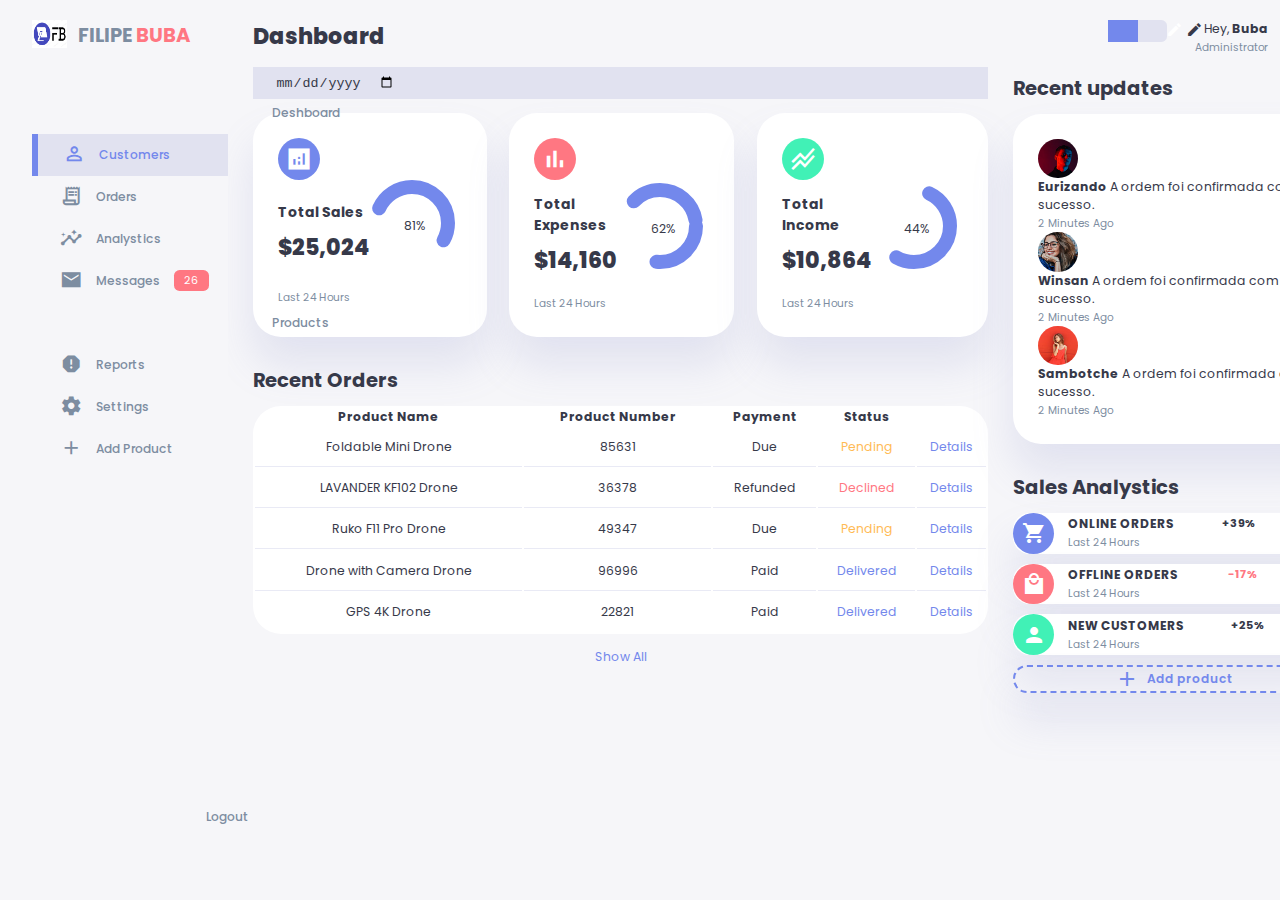
<file: index.html>
<!DOCTYPE html>
<html lang="pt-BR">
<head>
    <meta charset="UTF-8">
    <meta http-equiv="X-UA-Compatible" content="IE=edge">
    <meta name="viewport" content="width=device-width, initial-scale=1.0">
    <!-- MATERIAL ICON-->
    <link href="https://fonts.googleapis.com/icon?family=Material+Icons+Sharp" rel="stylesheet">
    <link rel="stylesheet" href="style.css">

    <title>Painel de administração responsivo usando HTML CSS e JavaScript</title>
</head>
<body>
    <div class="container">
        <aside>
            <div class="top">
                <div class="logo">
                    <img src="img/logo1.PNG" alt="">
                    <h2 class="text-muted">FILIPE <span class="danger">BUBA</span></h2>
                </div>
                <div class="close" id="close-btn">
                    <span class="material-icons-sharp">close</span>
                </div>
            </div>
            <div class="sidebar">
                <a href="#">
                    <span class="material-icons-sharp">grid_view</span>
                    <h3>Deshboard</h3>
                </a>
                <a href="#" class="active">
                    <span class="material-icons-sharp">person_outline</span>
                    <h3>Customers</h3>
                </a>
                <a href="#">
                    <span class="material-icons-sharp">receipt_long</span>
                    <h3>Orders</h3>
                </a>
                <a href="#">
                    <span class="material-icons-sharp">insights</span>
                    <h3>Analystics</h3>
                </a>
                <a href="#">
                    <span class="material-icons-sharp">mail</span>
                    <h3>Messages</h3>
                    <span class="message-count">26</span>
                </a>
                <a href="#">
                    <span class="material-icons-sharp">inventory</span>
                    <h3>Products</h3>
                </a>
                <a href="#">
                    <span class="material-icons-sharp">report</span>
                    <h3>Reports</h3>
                </a>
                <a href="#">
                    <span class="material-icons-sharp">settings</span>
                    <h3>Settings</h3>
                </a>
                <a href="#">
                    <span class="material-icons-sharp">add</span>
                    <h3>Add Product</h3>
                </a>
                <a href="#">
                    <span class="material-icons-sharp">logout</span>
                    <h3>Logout</h3>
                </a>
            </div>
        </aside>
        <!-------------END OF ASIDE------------->
        <main>
            <h1> Dashboard</h1>

            <div class="date">
                <input type="date">
            </div >

            <div class="insights">
                <div class="sales">
                    <span class="material-icons-sharp">analytics</span>
                    <div class="middle">
                        <div class="lesf">
                            <h3>Total Sales</h3>
                            <h1>$25,024</h1>
                        </div>
                        <div class="progress">
                            <svg>
                              <circle cx="38" cy="38" r="36"></circle>  
                            </svg>
                            <div class="number">
                               <p>81%</p> 
                            </div>
                        </div>
                        
                    </div>
                    <small class="text-muted">Last 24 Hours</small>
                </div>
                <!-------- END OF SALES--------->
                <div class="expenses">
                    <span class="material-icons-sharp">bar_chart</span>
                    <div class="middle">
                        <div class="lesf">
                            <h3>Total Expenses</h3>
                            <h1>$14,160</h1>
                        </div>
                        <div class="progress">
                            <svg>
                              <circle cx="38" cy="38" r="36"></circle>  
                            </svg>
                            <div class="number">
                               <p>62%</p> 
                            </div>
                        </div>
                        
                    </div>
                    <small class="text-muted">Last 24 Hours</small>
                </div>
                <!-------- END OF EXPENSES--------->
                <div class="income">
                    <span class="material-icons-sharp">stacked_line_chart</span>
                    <div class="middle">
                        <div class="lesf">
                            <h3>Total Income</h3>
                            <h1>$10,864</h1>
                        </div>
                        <div class="progress">
                            <svg>
                              <circle cx="38" cy="38" r="36"></circle>  
                            </svg>
                            <div class="number">
                               <p>44%</p> 
                            </div>
                        </div>
                        
                    </div>
                    <small class="text-muted">Last 24 Hours</small>
                </div>
                <!-------- END OF INCOME--------->
            </div>
            <!-------- END OF INSIGHTS--------->
            <div class="recent-orders">
            <h2>Recent Orders</h2>
            <table>
                <thead>
                    <tr>
                        <th>Product Name</th>
                        <th>Product Number</th>
                        <th>Payment</th>
                        <th>Status</th>
                    </tr>
                </thead>
                <tbody>
                    
                </tbody>
              </table>
            <a href="#">Show All</a>
        </div>
        </main>
        <!---------------- END OD MAIN ---------------->
        <div class="right">
            <div class="top">
                <button id="menu-btn">
                    <span class="material-icons-sharp">menu</span>
                </button>
                <div class="theme-toggler">
                    <span class="material-icons-sharp active" >light_mode</span>
                    <span class="material-icons-sharp">dark_mode</span>
                </div>
                <div class="profile">
                    <div class="info">
                        <p>Hey, <b>Buba</b></p>
                        <small class="text-muted">Administrator</small>
                    </div>
                    <div class="profile-photo">
                        <img src="img/profile-1.1.jpg" alt="">
                    </div>
                </div>
            </div>
            <!-------- END OF TOP --------->
            <div class="recent-updates">
                <h2>Recent updates</h2>
                <div class="updates">
                    <div class="uodate">
                        <div class="profile-photo">
                            <img src="img/profile-2.jpg" alt="">
                        </div>
                        <div class="message">
                            <p><b>Eurizando</b> A ordem foi confirmada com sucesso.</p>
                            <small class="text-muted"> 2 Minutes Ago</small>
                        </div>
                    </div>
                    <div class="uodate">
                        <div class="profile-photo">
                            <img src="img/profile-3.jpg" alt="">
                        </div>
                        <div class="message">
                            <p><b>Winsan</b> A ordem foi confirmada com sucesso.</p>
                            <small class="text-muted"> 2 Minutes Ago</small>
                        </div>
                    </div>
                    <div class="uodate">
                        <div class="profile-photo">
                            <img src="img/profile-4.jpg" alt="">
                        </div>
                        <div class="message">
                            <p><b>Sambotche</b> A ordem foi confirmada com sucesso.</p>
                            <small class="text-muted"> 2 Minutes Ago</small>
                        </div>
                    </div>
                </div>
            </div>
            <!-------- END OF RECENT UPDATES --------------->
            <div class="slaes-analytics">
                <h2>Sales Analystics</h2>
                <div class="item online">
                    <div class="icon">
                        <span class="material-icons-sharp">shopping_cart</span>
                    </div>
                    <div class="right">
                        <div class="info">
                            <h3>ONLINE ORDERS</h3>
                            <small class="text-muted">Last 24 Hours</small>
                        </div>
                        <h5 class="sucess">+39%</h5>
                        <h3>3849</h3>
                    </div>
                </div>
                <div class="item offline">
                    <div class="icon">
                        <span class="material-icons-sharp">local_mall</span>
                    </div>
                    <div class="right">
                        <div class="info">
                            <h3>OFFLINE ORDERS</h3>
                            <small class="text-muted">Last 24 Hours</small>
                        </div>
                        <h5 class="danger">-17%</h5>
                        <h3>1100</h3>
                    </div>
                </div>
                <div class="item Customers">
                    <div class="icon">
                        <span class="material-icons-sharp">person</span>
                    </div>
                    <div class="right">
                        <div class="info">
                            <h3>NEW CUSTOMERS</h3>
                            <small class="text-muted">Last 24 Hours</small>
                        </div>
                        <h5 class="sucess">+25%</h5>
                        <h3>849</h3>
                    </div>
                </div>
                <div class="item add-product">
                    <div>
                        <span class="material-icons-sharp">add</span>
                        <h3>Add product</h3>
                    </div>
                </div>
            </div>
        </div>
    </div>
    <script src="orders.js"></script>
    <script src="index.js"></script>
</body>
</html>
</file>
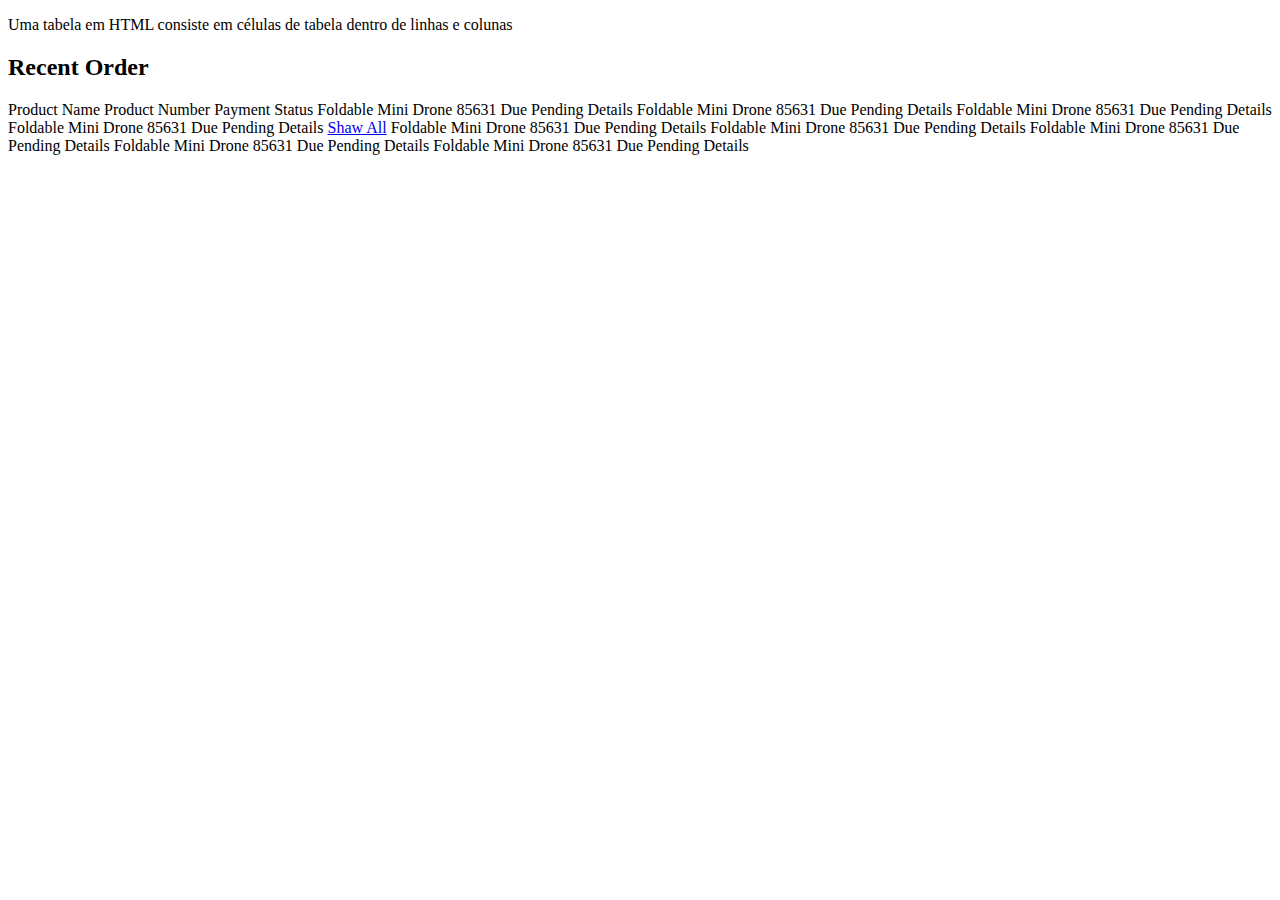
<file: texte.html>
<!DOCTYPE html>
<html lang="en">
<head>
    <meta charset="UTF-8">
    <meta http-equiv="X-UA-Compatible" content="IE=edge">
    <meta name="viewport" content="width=device-width, initial-scale=1.0">
    <title>Definir uma tabela HTML</title>
</head>
<body>
<p>Uma tabela em HTML consiste em células de tabela dentro de linhas e colunas</p>
<div class="recent-orders">
    <h2>Recent Order</h2>
    <tacle>
        <tread>
            <tr>
              <th>Product Name</th>
              <th>Product Number</th>
              <th>Payment</th>
              <th>Status</th>
              <th></th>  
            </tr>
        </tread>
        <tbody>
            <tr>
                <td>Foldable Mini Drone</td>
                <td>85631</td>
                <td>Due</td>
                <td class="warning">Pending</td>
                <td class="primary">Details</td>
            </tr>
            
            <tr>
                <td>Foldable Mini Drone</td>
                <td>85631</td>
                <td>Due</td>
                <td class="warning">Pending</td>
                <td class="primary">Details</td>
            </tr>
            <tr>
                <td>Foldable Mini Drone</td>
                <td>85631</td>
                <td>Due</td>
                <td class="warning">Pending</td>
                <td class="primary">Details</td>
            </tr>
            <tr>
                <td>Foldable Mini Drone</td>
                <td>85631</td>
                <td>Due</td>
                <td class="warning">Pending</td>
                <td class="primary">Details</td>
            </tr>
        </tbody>
    </tacle>
    <a href="#">Shaw All</a>

    <tr>
        <td>Foldable Mini Drone</td>
        <td>85631</td>
        <td>Due</td>
        <td class="warning">Pending</td>
        <td class="primary">Details</td>
    </tr>
    <tr>
        <td>Foldable Mini Drone</td>
        <td>85631</td>
        <td>Due</td>
        <td class="warning">Pending</td>
        <td class="primary">Details</td>
    </tr>
    <tr>
        <td>Foldable Mini Drone</td>
        <td>85631</td>
        <td>Due</td>
        <td class="warning">Pending</td>
        <td class="primary">Details</td>
    </tr>
    <tr>
        <td>Foldable Mini Drone</td>
        <td>85631</td>
        <td>Due</td>
        <td class="warning">Pending</td>
        <td class="primary">Details</td>
    </tr>
    <tr>
        <td>Foldable Mini Drone</td>
        <td>85631</td>
        <td>Due</td>
        <td class="warning">Pending</td>
        <td class="primary">Details</td>
    </tr>
</div>
</body>
</html>
</file>
<file: style.css>
@import url('https://fonts.googleapis.com/css2?family=Poppins:wght@300;400;500;600;700;800&display=swap');

/*---------ROOT VARAIBLES--------*/
:root{
    --color-primary: #7388ec;
    --color-danger: #ff7782;
    --color-success: #41f1b6;
    --color-warning: #ffbb55;
    --color-white: #fff;
    --color-info-dark: #7d8da1;
    --color-info-light: #dce1eb;
    --color-dark: #363949; /* Cor das links*/
    --color-light: rgba(132,139,200,0.18);
    --color-primary-variant: #111e88;
    --color-background: #f6f6f9; /*Cor para corpo do da pagina*/

    --card-border-radius: 2rem;
    --border-radius-1: 0.4rem;
    --border-radius-2: 0.8rem;
    --border-radius-3: 1.2rem;

    --card-padding: 1.8rem;
    --padding-1: 1.2rem;

    --box-shadow: 0 2rem 3rem var(--color-light);

}

/* =========== DARK THEMES =========== */
.dark-theme-variables {
    --color-background: #181a1e;
    --color-white: #202528;
    --color-dark: #edeffd;
    --color-light: #a3bdcc;
    --color-light: rgba(0, 0, 0, 0.4);
    --box-shadow: 0 2rem 3rem var(--color-light);
}

*{
   margin: 0;
   padding: 0;
   outline: 0; 
   appearance: none;
   border: 0; 
   text-decoration: none;
   list-style: none;
   box-sizing: border-box;
}
html{
    font-size: 14px;

}

body {
     width: 100vw;
     height: 100vh;
     font-family: Poppins, sans-serif;
     font-size: 0.88rem;
     background: var(--color-background);
     user-select: none;
     overflow-x: hidden;
     color: var(--color-dark);
}

.container{
    display: grid;
    width: 95%;
    margin: 0 auto;
    gap: 1.8rem;
    grid-template-columns: 14rem auto 23rem;
}

a{
    color: var(--color-dark)
}

img{
    display: block;
    width: 100%;
}

h1{
    font-weight: 800;
    font-size: 1.8em;
}

h2{
    font-size: 1.4rem;
}

h3{
    font-size: 0.87rem;
}

h4{
    font-size: 0.8rem;
}

h5{
    font-size: 0.80rem;
    
}

small{
    font-size: 0.75rem; 
}

.profile-photo{
    width: 2.8rem;
    height: 2.8rem;
    border-radius: 50%;
    overflow: hidden;
}

.text-muted{
    color: var(--color-info-dark);
}

p{
    color: var(--color-dark-variant);
}

b{
    color: var(--color-dark);
}

.primary{
    color: var(--color-primary);
}
.danger{
    color: var(--color-danger);
}
.success{
    color: var(--color-success);
    
}
.warning{
    color: var(--color-warning);
}

aside{
   height: 100vh;
}

aside .top{
    display: flex;
    align-items: center;
    justify-content: space-between;
    margin-top: 1.4rem;
}

aside .logo{
    display: flex;
    gap: 0.8rem;
}

aside .logo img{
    width: 2.5rem;
    height: 2rem;
}

aside .close{
    display: none;
}

/* ============== SIDEBAR ============== */
aside .sidebar{
    background: var(--color-background);
    display: flex;
    flex-direction: column;
    height: 86vh;
    position: relative;
    top: 3rem;
}

aside h3{
    font-weight: 500;
}

aside .sidebar a {
    display: flex;
    color: var(--color-info-dark);
    margin-left: 2rem;
    gap: 1rem;
    align-items: center;
    position: relative;
    height: 3rem;
    transition: all 300ms ease;
}

aside .sidebar a span {
    font-size: 1.6rem;
    transition: all 300ms ease;
}

aside .sidebar a:last-child {
    position: absolute;
    bottom: 2rem;
    width: 100%;
}

aside .sidebar a.active{
    background: var(--color-light);
    color: var(--color-primary);
    margin-left: 0; 
}

aside .sidebar a.active::before{
    content: " ";
    width: 6px;
    height: 100%;
    background: var(--color-primary);
}

aside .sidebar a.active span{
    color: var(--color-primary);
    margin-left: calc(1rem - 3px)
}

aside .sidebar a:hover{
    color: var(--color-primary);
}

aside .sidebar a:hover span{
    margin-left: 1rem;
}

aside .sidebar .message-count{
    background: var(--color-danger);
    color: var(--color-white);
    padding: 2px 10px;
    font-size: 11px;
    border-radius: var(--border-radius-1);
}

/* ============ Main ============== */
main {
    margin-top: 1.4rem;
}

main .date{
    display: inlene-block;
    background: var(--color-light);
    border-radius: var(--border-redius-1);
    margin-top: 1rem;
    padding: 0.5rem 1.6rem;
}

main .date input[type='date']{
    background: transparent;
    color: var(--color-dark);
}

main .insights{
    display: grid;
    grid-template-columns: repeat(3, 1fr);
    gap: 1.6rem;
}

main .insights > div{
    background: var(--color-white);
    padding: var(--card-padding);
    border-radius: var(--card-border-radius);
    margin-top: 1rem;
    box-shadow: var(--box-shadow);
    transition: all 300ms ease;
}

main .insights > div:hover {
    box-shadow: none;
}

main .insights > div span{
    background: var(--color-primary);
    padding: 0.5rem;
    border-radius: 58%;
    color: var(--color-white);
    font-size: 2rem;
}

main .insights > div.expenses span{
    background: var(--color-danger);
}

main .insights > div.income span{
    background: var(--color-success);
}

main .insights > div .middle {
    display: flex;
    align-items: center;
    justify-content: space-between;
}

main .insights h3{
    margin: 1rem 0 0.6rem;
    font-size: 1rem;
}

main .insights .progress{
    position: relative;
    width: 92px;
    height: 92px;
    border-radius: 50%;
}

main .insights svg{
    width: 7rem;
    height: 7rem;
}

main .insights svg circle {
    fill: none;
    stroke: var(--color-primary);
    stroke-width: 14;
    stroke-linecap: round;
    transform: translate(5px, 5px);
    stroke-dasharray: 110;
    stroke-dashoffset: 92;
}

main .insights .expenses svg circle{
    stroke-dashoffset: 20;
    stroke-dasharray: 80;
}

main .insights .income svg circle{
    stroke-dashoffset: 35;
    stroke-dasharray: 110;
}

main .insights .progress .number {
   position: absolute; 
   top: 0;
   left: 0;
   height: 100%;
   width: 100%;
   display: flex;
   justify-content: center;
   align-items: center;
}

main .insights small {
    margin-top: 1.3rem;
    display: block;
}
 /* =========== RECENT ORDERS ==========*/
main .recent-orders{
    margin-top: 2rem;
}

main .recent-orders h2 {
    margin-bottom: 0.8rem;
}

main .recent-orders table {
    background: var(--color-white);
    width: 100%;
    border-radius: var(--card-border-radius);
    padding: var(--card-border-);
    text-align: center;
    transition: all 300ms ease;
}

main .recent-orders table:hover {
    box-shadow: none;
}

main table tbody td {
    height: 2.8rem;
    border-bottom: 1px solid var(--color-light);
    color: var(--color-dark-variant);
}

main table tbody tr:last-child td {
    border: none;
}

main .recent-orders a {
    text-align: center;
    display: block;
    margin: 1rem auto;
    color: var(--color-primary)
}

/* =========== RIGHTS =========== */

.right{
    margin-top: 1.4rem;
}

.right .top{
    display: flex;
    justify-content: end;
    gap: 2rem;
}

.right .top button {
    display: none;
}

.right .theme-toggler {
    background: var(--color-light);
    display: flex;
    justify-content: space-between;
    align-items: center;
    height: 1.6rem;
    width: 4.2rem;
    cursor: pointer;
    border-radius: var(--border-radius-1);
}

.right .theme-toggler span {
    font-size: 1.2rem;
    width: 50%;
    height: 100%;
    display: flex;
    align-items: center;
    justify-content: center;
}

.right .theme-toggler span.active {
    background: var(--color-primary);
    color: white;
    border-color: var(--border-radius-1)
}

.right .top .profile {
    display: flex;
    gap: 2rem;
    text-align: right;
}

/* ============ RECENT UPDATES ================= */
.right .recent-updates{
    margin-top: 1rem;

}

.right .recent-updates h2{
    margin-bottom: 0.8rem;
    
}

.right .recent-updates .updates {
    background: var(--color-white);
    padding: var(--card-padding);
    border-radius: var(--card-border-radius);
    box-shadow: var(--box-shadow);
    transition: all 300ms ease;
}

.right .recent-updates .updates:hover {
    box-shadow: none;
}

.right .recent-updates .updates .update {
    display: grid;
    grid-template-columns: 20.6rem auto;
    gap: 1rem;
    margin-bottom: 1rem;
}

/* ============ SALES ANALYTICS ============ */
.right .slaes-analytics {
    margin-top: 2rem;
}

.right .slaes-analytics h2{
    margin-bottom: 0.8rem;
}

.right .slaes-analytics .item{
    background: var(--color-white);
    display: flex;
    align-items: center;
    gap: 1rem;
    margin-bottom: 0.7rem;
    padding: 1.4rem var(--color-padding);
    border-radius: var(--border-radius-3);
    box-shadow: var(--box-shadow);
    transition: all 300ms ease;
}

.right .slaes-analytics .item:hover {
    box-shadow: none;
}

.right .slaes-analytics .item .right {
    display: flex;
   justify-content: space-between;
   align-items: start;
   margin: 0;
   width: 90%;
}

.right .slaes-analytics .item .icon {
    padding: 0.6rem;
    color: var(--color-white);
    border-radius: 50%;
    background: var(--color-primary);
    display: flex;
}

.right .slaes-analytics .item.offline .icon {
    background: var(--color-danger);
}

.right .slaes-analytics .item.Customers .icon {
    background: var(--color-success);
}

.right .slaes-analytics .add-product {
    background-color: transparent;
    border: 2px dashed var(--color-primary);
    color: var(--color-primary);
    display: flex;
    align-items: center;
    justify-content: center;
}

.right .slaes-analytics .add-product:hover{
    background: var(--color-primary);
    color: white;
}

.right .slaes-analytics .add-product div{
    display: flex;
    align-items: center;
    gap: 0.6rem;
}

.right .slaes-analytics .add-product div h3 {
    font-weight: 600;
}

/* ============ MEDIA QUERES ============*/
@media screen and (max-width: 1200px) {
   .container {
       width: 93%;
       grid-template-columns: 7rem auto 23rem;
   }
    
   aside .logo h2{
       display: none;
   }

   aside .sidebar h3 {
       display: none;
   }

   aside .sidebar a {
       width: 5.6rem;
   }

   aside .sidebar a:last-child {
       position: relative;
       margin-top: 1.8rem;
   }

   main .insights {
       grid-template-columns: 1fr;
       gap: 0;
   }

   main .recent-orders {
       width: 94%;
       position: absolute;
       left: 50%;
       transform: translateX(-55%);
       margin: 2rem 0 0 8.8rem;
   }
   main .recent-orders table {
       width: 83vw;
   }

   main table thead tr th:last-child, main table thead tr th:first-child {
       display: none;
   }

   main table body tr td:last-child, main table body tr td:first-child {
    display: none;
}
}

/* ============ MEDIA QUERES CELe PHONE============*/
@media screen and (max-width: 768px) {

    .container{
        width: 95%;
        grid-template-columns: 1fr;
    }

    aside {
        position: fixed;
        left: -100%;
        background: var(--color-white);
        width: 18rem;
        z-index: 3;
        box-shadow: 1rem 3rem 4rem var(--color-light);
        height: 100vh;
        padding-right: var(--card-padding);
        display: none;
        animation: showMenu 400ms ease forwards;
    }

    @keyframes showMenu {
        to {
            left: 0;
        }
    }

    aside .logo {
        margin-left: 1rem;
    }

    aside .logo h2{
        display: inline;
    }

    aside .logo h3 {
        display: inline;
    }
    
    aside .sidebar a {
        width: 100%;
        height: 3.4rem;
    }

    aside .sidebar a:last-child {
        position: absolute;
        bottom: 5rem;
    }

    aside .close {
        display: inline-block;
        cursor: pointer;
    }

    main{
        margin-top: 8rem;
        padding: 0 1rem;
    }
    main .insights > div {
        width: 100%;
    }

    main .recent-orders {
        position: relative;
        margin: 3rem 0 0 0;
        width: 100%;
    }

    main .recent-orders table {
        width: 100%;
        margin: 0;
    }

    .right {
        width: 94%;
        margin: 0 auto 4rem;
    }
    .right .top {
        position: fixed;
        top: 0;
        left: 0; 
        align-items: center;
        padding: 0 0.8rem;
        height: 4.6rem;
        background: var(--color-white);
        width: 100%;
        margin: 0;
        z-index: 2;
        box-shadow: 0 1rem 1rem var(--color-light);
    }

  .right .top .theme-toggler {
      width: 4.4rem;
      position: absolute;
      left: 66%;
  } 
  
  .right .profile .info {
      display: none; 
  }

  .right .top button {
      display: inline-block;
      background: transparent;
      cursor: pointer;
      color: var(--color-dark);
      position: absolute;
      left: 1rem;
  }

  .right .top button span {
      font-size: 2rem;

  }
}
</file>
